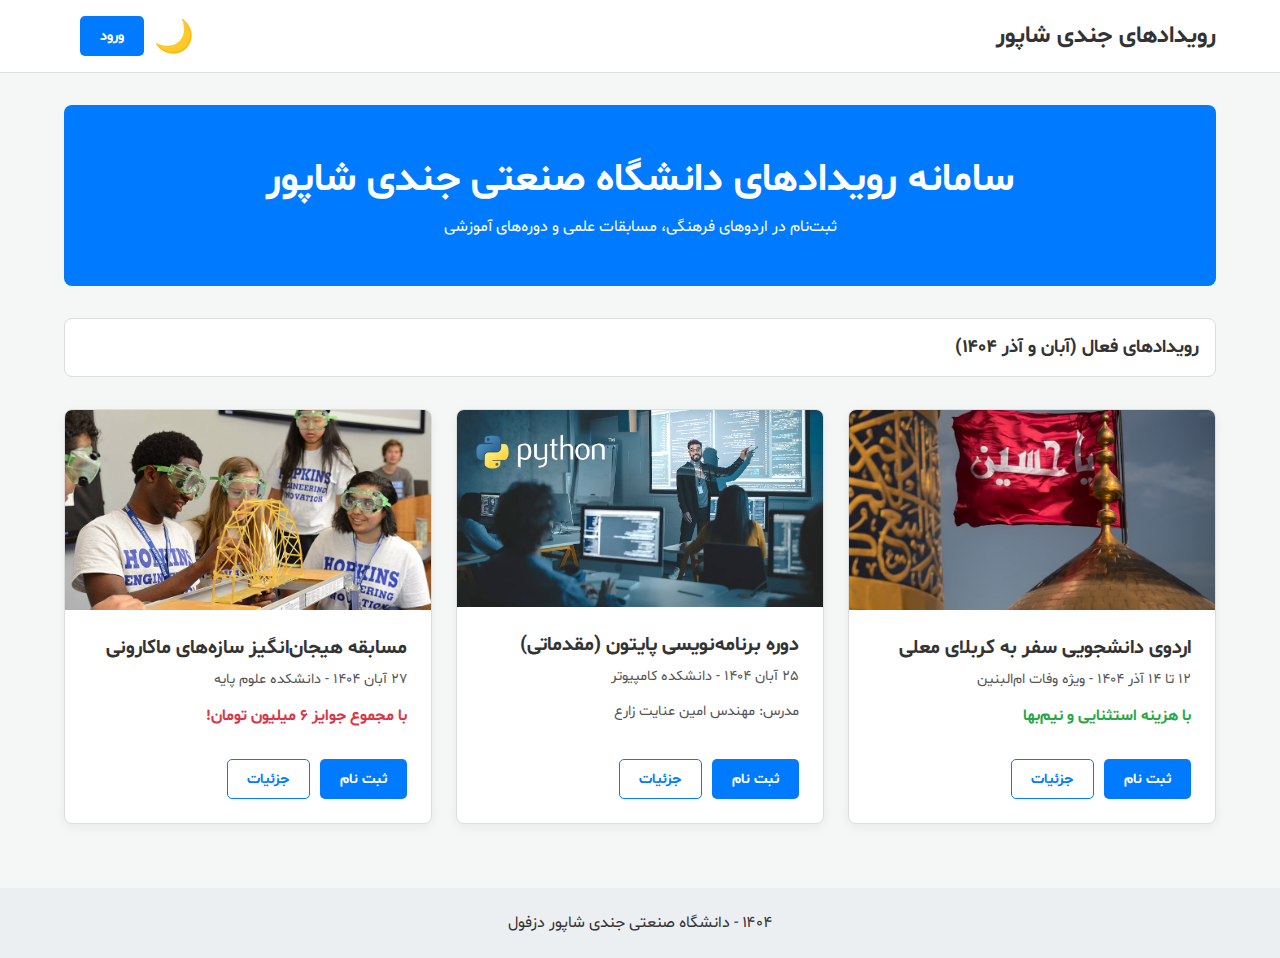
<file: index.html>
<!DOCTYPE html>
<html lang="fa" dir="rtl">
  <head>
    <meta charset="UTF-8" />
    <meta name="viewport" content="width=device-width, initial-scale=1.0" />
    <title>سامانه رویدادهای دانشگاه صنعتی جندی شاپور</title>
    <link rel="stylesheet" href="CSS/style.css" />
    <link rel="stylesheet" href="CSS/home.css" />
  </head>
  <body>
    <header>
      <div class="container">
        <a href="index.html" class="logo">رویدادهای جندی شاپور</a>
        <nav style="display: flex; align-items: center; gap: 5px">
          <button id="theme-toggle">🌙</button>

          <a href="Pages/login.html" class="login-btn">ورود</a>
        </nav>
      </div>
    </header>

    <main class="container">
      <section class="hero">
        <h1>سامانه رویدادهای دانشگاه صنعتی جندی شاپور</h1>
        <p>ثبت‌نام در اردوهای فرهنگی، مسابقات علمی و دوره‌های آموزشی</p>
      </section>

      <section class="event-filters">
        <h3>رویدادهای فعال (آبان و آذر ۱۴۰۴)</h3>
      </section>

      <section class="event-grid">
        <article class="event-card">
          <img src="assets/images/karbala.jpg" alt="اردوی کربلا" />
          <div class="event-card-content">
            <h3>اردوی دانشجویی سفر به کربلای معلی</h3>
            <p class="event-meta">۱۲ تا ۱۴ آذر ۱۴۰۴ - ویژه وفات ام‌البنین</p>
            <p class="event-offer">با هزینه استثنایی و نیم‌بها</p>
            <div class="card-actions">
              <a href="Pages/login.html" class="btn btn-primary">ثبت نام</a>
              <a href="Pages/karbala-event.html" class="btn btn-secondary"
                >جزئیات</a
              >
            </div>
          </div>
        </article>

        <article class="event-card">
          <img src="assets/images/python.jpg" alt="دوره پایتون" />
          <div class="event-card-content">
            <h3>دوره برنامه‌نویسی پایتون (مقدماتی)</h3>
            <p class="event-meta">۲۵ آبان ۱۴۰۴ - دانشکده کامپیوتر</p>
            <p class="event-meta">مدرس: مهندس امین عنایت زارع</p>
            <div class="card-actions">
              <a href="Pages/login.html" class="btn btn-primary">ثبت نام</a>
              <a href="Pages/python-event.html" class="btn btn-secondary"
                >جزئیات</a
              >
            </div>
          </div>
        </article>

        <article class="event-card">
          <img src="assets/images/bridge.jpg" alt="مسابقه سازه ماکارونی" />
          <div class="event-card-content">
            <h3>مسابقه هیجان‌انگیز سازه‌های ماکارونی</h3>
            <p class="event-meta">۲۷ آبان ۱۴۰۴ - دانشکده علوم پایه</p>
            <p class="event-prize">با مجموع جوایز ۶ میلیون تومان!</p>
            <div class="card-actions">
              <a href="Pages/login.html" class="btn btn-primary">ثبت نام</a>
              <a href="" class="btn btn-secondary">جزئیات</a>
            </div>
          </div>
        </article>
      </section>
    </main>

    <footer>
      <div class="container">
        <p>۱۴۰۴ - دانشگاه صنعتی جندی شاپور دزفول</p>
      </div>
    </footer>
    <script src="JS/script.js"></script>
  </body>
</html>
</file>
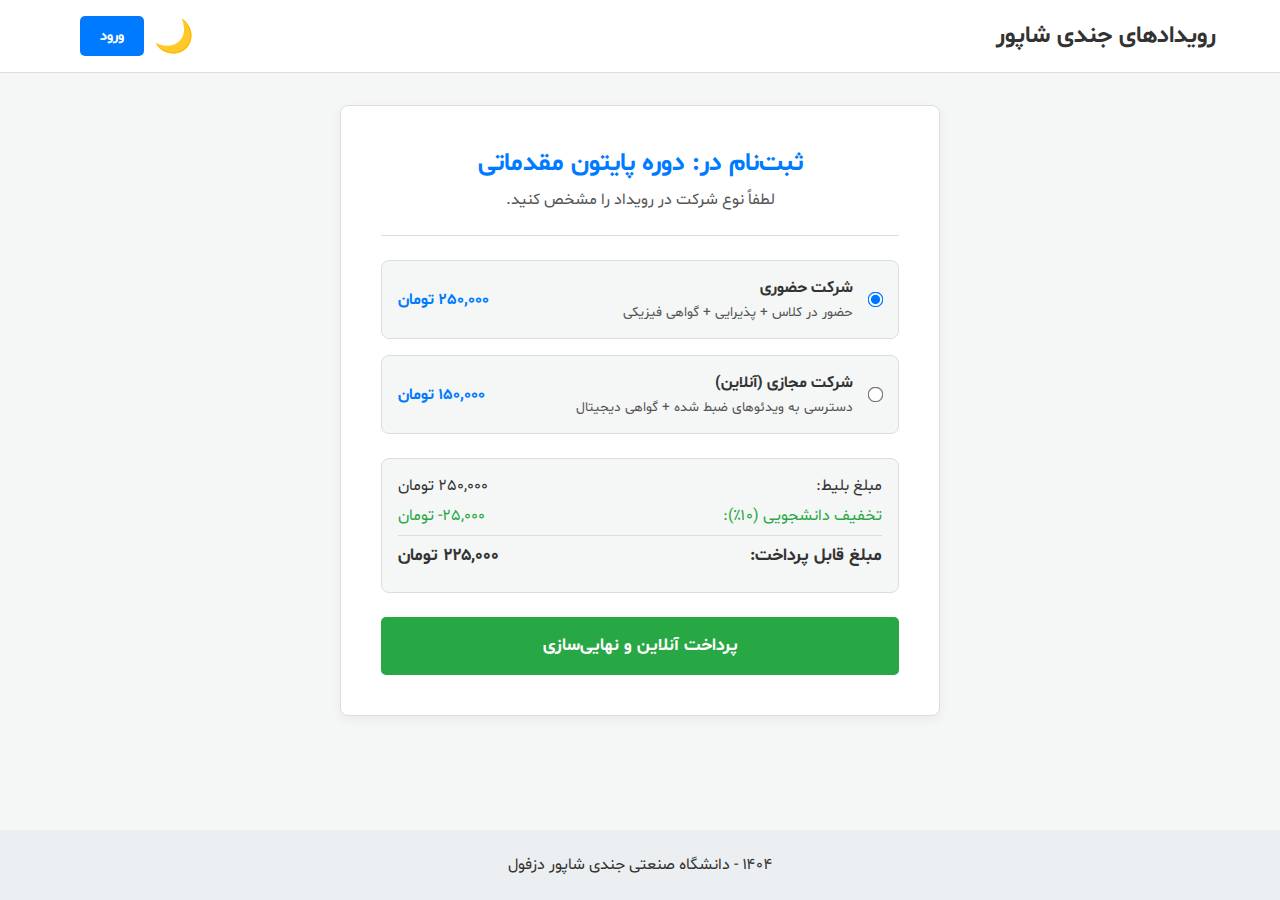
<file: Pages/event-register.html>
<!DOCTYPE html>
<html lang="fa" dir="rtl">
  <head>
    <meta charset="UTF-8" />
    <meta name="viewport" content="width=device-width, initial-scale=1.0" />
    <title>تکمیل ثبت‌نام - دانشگاه جندی شاپور</title>
    <link rel="stylesheet" href="../CSS/style.css" />
    <link rel="stylesheet" href="../CSS/forms.css" />
  </head>
  <body>
    <header>
      <div class="container">
        <a href="../index.html" class="logo">رویدادهای جندی شاپور</a>
        <nav style="display: flex; align-items: center; gap: 5px">
          <button id="theme-toggle">🌙</button>

          <a href="login.html" class="login-btn">ورود</a>
        </nav>
      </div>
    </header>

    <main class="container">
      <div class="form-container" style="max-width: 600px">
        <div class="form-header">
          <h2>ثبت‌نام در: دوره پایتون مقدماتی</h2>
          <p>لطفاً نوع شرکت در رویداد را مشخص کنید.</p>
        </div>

        <form action="index.html" method="get">
          <div class="ticket-selector">
            <label class="radio-box">
              <input
                type="radio"
                name="ticket-type"
                value="in-person"
                checked
              />
              <div>
                <strong>شرکت حضوری</strong>
                <p>حضور در کلاس + پذیرایی + گواهی فیزیکی</p>
              </div>
              <span class="price">۲۵۰,۰۰۰ تومان</span>
            </label>

            <label class="radio-box">
              <input type="radio" name="ticket-type" value="virtual" />
              <div>
                <strong>شرکت مجازی (آنلاین)</strong>
                <p>دسترسی به ویدئوهای ضبط شده + گواهی دیجیتال</p>
              </div>
              <span class="price">۱۵۰,۰۰۰ تومان</span>
            </label>
          </div>

          <div class="payment-summary">
            <div class="summary-row">
              <span>مبلغ بلیط:</span>
              <span>۲۵۰,۰۰۰ تومان</span>
            </div>
            <div class="summary-row discount-text">
              <span>تخفیف دانشجویی (۱۰٪):</span>
              <span>۲۵,۰۰۰- تومان</span>
            </div>
            <div class="summary-row total-row">
              <span>مبلغ قابل پرداخت:</span>
              <span>۲۲۵,۰۰۰ تومان</span>
            </div>
          </div>

          <button type="submit" class="btn-submit btn-success">
            پرداخت آنلاین و نهایی‌سازی
          </button>
        </form>
      </div>
    </main>

    <footer>
      <div class="container">
        <p>۱۴۰۴ - دانشگاه صنعتی جندی شاپور دزفول</p>
      </div>
    </footer>
    <script src="../JS/script.js"></script>
  </body>
</html>
</file>
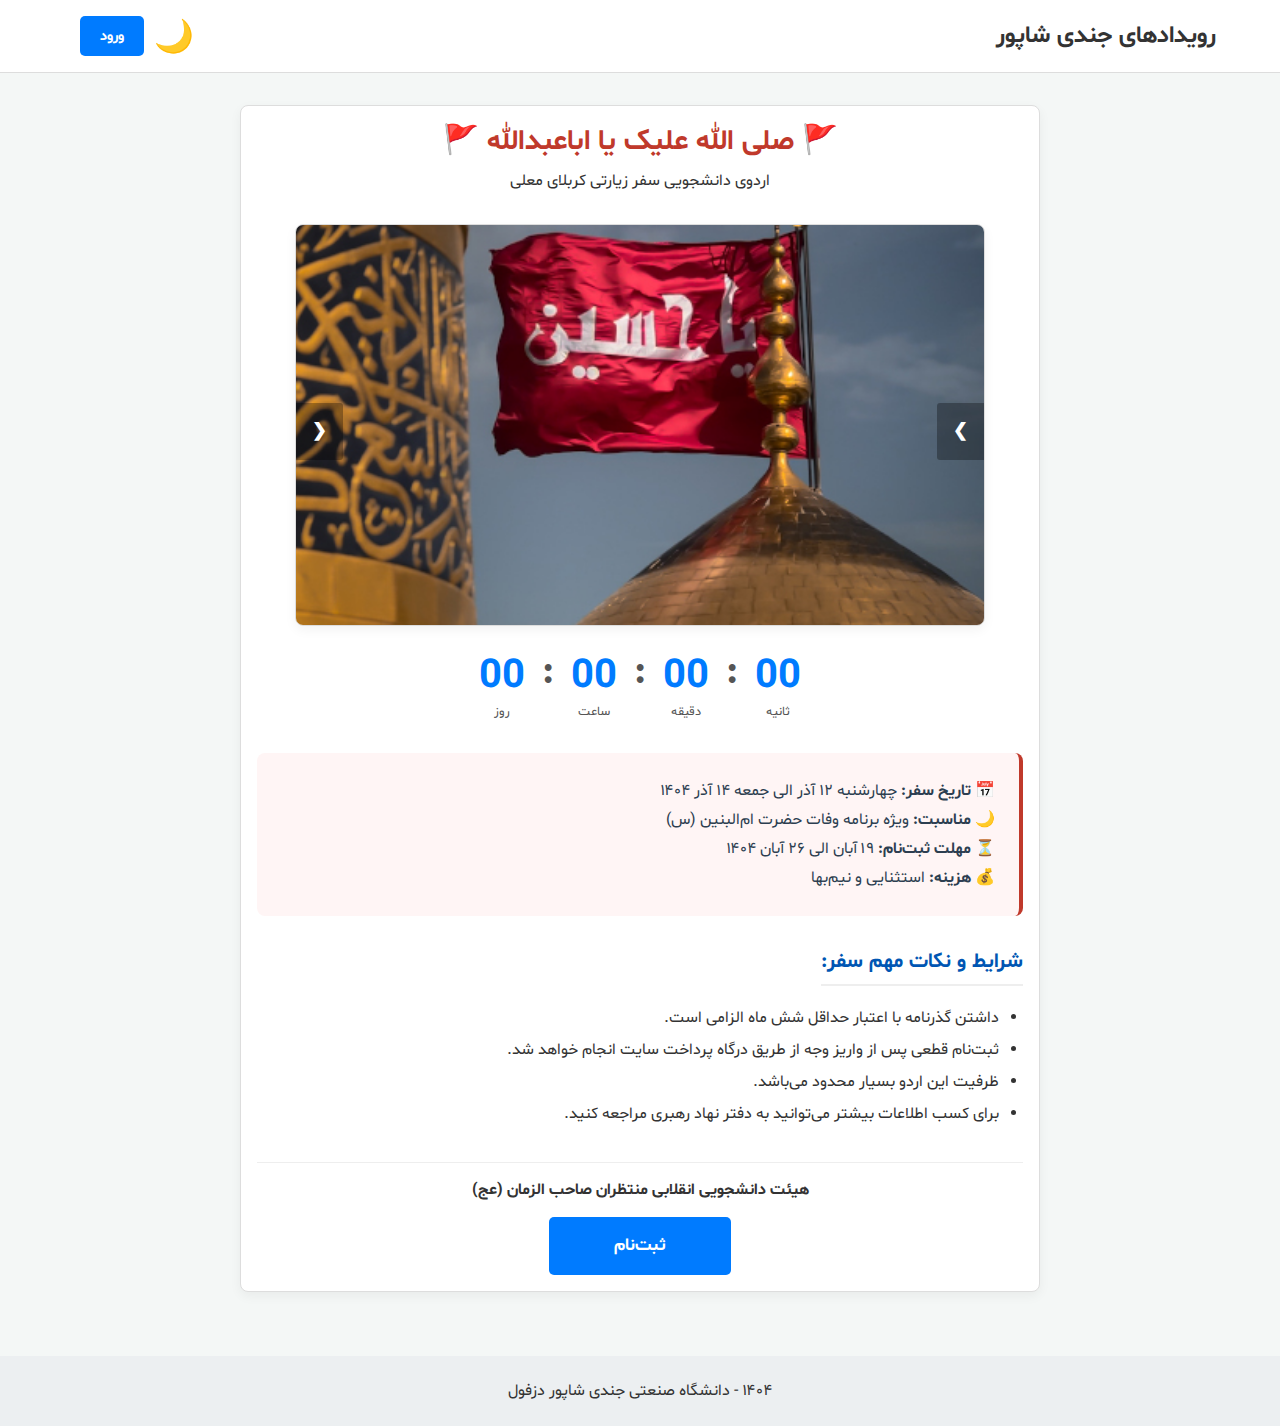
<file: Pages/karbala-event.html>
<!DOCTYPE html>
<html lang="fa" dir="rtl">
  <head>
    <meta charset="UTF-8" />
    <meta name="viewport" content="width=device-width, initial-scale=1.0" />
    <title>جزئیات سفر کربلا - دانشگاه جندی شاپور</title>
    <link rel="stylesheet" href="../CSS/style.css" />
    <link rel="stylesheet" href="../CSS/details.css" />
  </head>
  <body>
    <header>
      <div class="container">
        <a href="../index.html" class="logo">رویدادهای جندی شاپور</a>
        <nav style="display: flex; align-items: center; gap: 5px">
          <button id="theme-toggle">🌙</button>

          <a href="login.html" class="login-btn">ورود</a>
        </nav>
      </div>
    </header>

    <main class="container">
      <article class="details-card">
        <div class="details-header">
          <h2 class="title-red">🚩 صلی الله علیک یا اباعبدالله 🚩</h2>
          <p>اردوی دانشجویی سفر زیارتی کربلای معلی</p>
        </div>

        <div class="slider-container event-banner-slider">
          <div class="mySlides fade" style="display: block">
            <img src="../assets/images/karbala.jpg" alt="عکس ۱" />
          </div>

          <div class="mySlides fade">
            <img src="../assets/images/karbala-2.jpg" alt="عکس ۲" />
          </div>

          <a class="prev" onclick="plusSlides(-1)">&#10094;</a>
          <a class="next" onclick="plusSlides(1)">&#10095;</a>
        </div>

        <div
          class="minimal-timer"
          id="event-timer"
          data-date="Nov 16, 2026 16:00:00"
        >
          <div class="timer-part">
            <span class="count-num" id="days">00</span>
            <small>روز</small>
          </div>
          <span class="colon">:</span>
          <div class="timer-part">
            <span class="count-num" id="hours">00</span>
            <small>ساعت</small>
          </div>
          <span class="colon">:</span>
          <div class="timer-part">
            <span class="count-num" id="minutes">00</span>
            <small>دقیقه</small>
          </div>
          <span class="colon">:</span>
          <div class="timer-part">
            <span class="count-num" id="seconds">00</span>
            <small>ثانیه</small>
          </div>
        </div>

        <p id="timer-message" style="display: none">
          مهلت ثبت‌نام به پایان رسید!
        </p>

        <div class="info-box info-red">
          <p>
            <strong>📅 تاریخ سفر:</strong> چهارشنبه ۱۲ آذر الی جمعه ۱۴ آذر ۱۴۰۴
          </p>
          <p><strong>🌙 مناسبت:</strong> ویژه برنامه وفات حضرت ام‌البنین (س)</p>
          <p><strong>⏳ مهلت ثبت‌نام:</strong> ۱۹ آبان الی ۲۶ آبان ۱۴۰۴</p>
          <p><strong>💰 هزینه:</strong> استثنایی و نیم‌بها</p>
        </div>

        <h3 class="section-title">شرایط و نکات مهم سفر:</h3>
        <ul class="details-list">
          <li>داشتن گذرنامه با اعتبار حداقل شش ماه الزامی است.</li>
          <li>
            ثبت‌نام قطعی پس از واریز وجه از طریق درگاه پرداخت سایت انجام خواهد
            شد.
          </li>
          <li>ظرفیت این اردو بسیار محدود می‌باشد.</li>
          <li>
            برای کسب اطلاعات بیشتر می‌توانید به دفتر نهاد رهبری مراجعه کنید.
          </li>
        </ul>

        <div class="action-area">
          <span class="organizer-name"
            >هیئت دانشجویی انقلابی منتظران صاحب الزمان (عج)</span
          >
          <a href="login.html" class="btn-submit action-btn">ثبت‌نام</a>
        </div>
      </article>
    </main>

    <footer>
      <div class="container">
        <p>۱۴۰۴ - دانشگاه صنعتی جندی شاپور دزفول</p>
      </div>
    </footer>
    <script src="../JS/script.js"></script>
  </body>
</html>
</file>
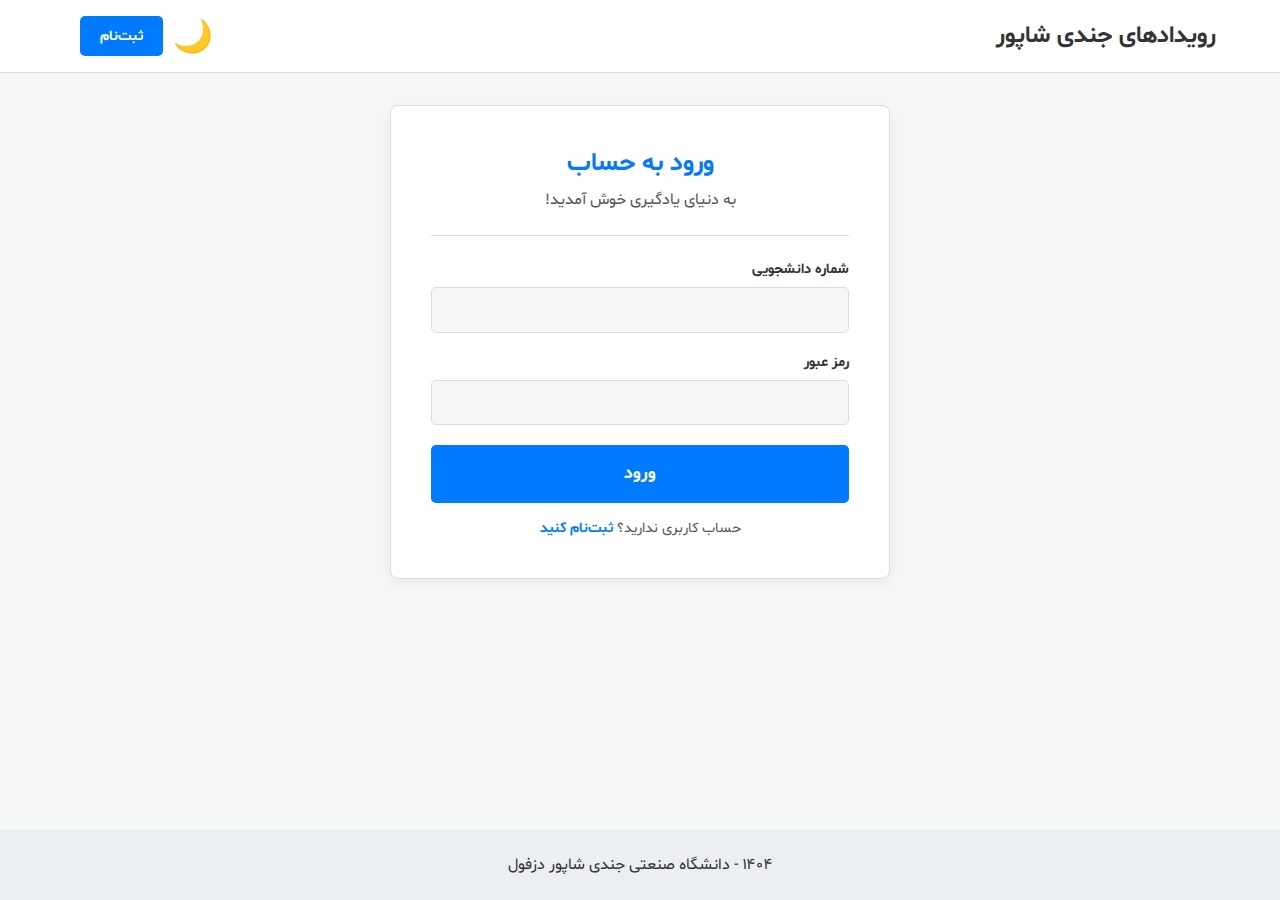
<file: Pages/login.html>
<!DOCTYPE html>
<html lang="fa" dir="rtl">
  <head>
    <meta charset="UTF-8" />
    <meta name="viewport" content="width=device-width, initial-scale=1.0" />
    <title>ورود به سامانه - دانشگاه جندی شاپور</title>
    <link rel="stylesheet" href="../CSS/style.css" />
    <link rel="stylesheet" href="../CSS/forms.css" />
  </head>
  <body>
    <header>
      <div class="container">
        <a href="../index.html" class="logo">رویدادهای جندی شاپور</a>
        <nav style="display: flex; align-items: center; gap: 5px">
          <button id="theme-toggle">🌙</button>

          <a href="signup.html" class="login-btn">ثبت‌نام</a>
        </nav>
      </div>
    </header>

    <main class="container">
      <div class="form-container">
        <div class="form-header">
          <h2>ورود به حساب</h2>
          <p>به دنیای یادگیری خوش آمدید!</p>
        </div>

        <form action="index.html" method="get">
          <div class="form-group">
            <label for="username">شماره دانشجویی</label>
            <input type="text" id="username" name="username" required />
          </div>

          <div class="form-group">
            <label for="password">رمز عبور</label>
            <input type="password" id="password" name="password" required />
          </div>

          <button type="submit" class="btn-submit">ورود</button>

          <div class="form-footer">
            <p>
              حساب کاربری ندارید؟
              <a href="signup.html" class="form-link">ثبت‌نام کنید</a>
            </p>
          </div>
        </form>
      </div>
    </main>

    <footer>
      <div class="container">
        <p>۱۴۰۴ - دانشگاه صنعتی جندی شاپور دزفول</p>
      </div>
    </footer>
    <script src="../JS/script.js"></script>
  </body>
</html>
</file>
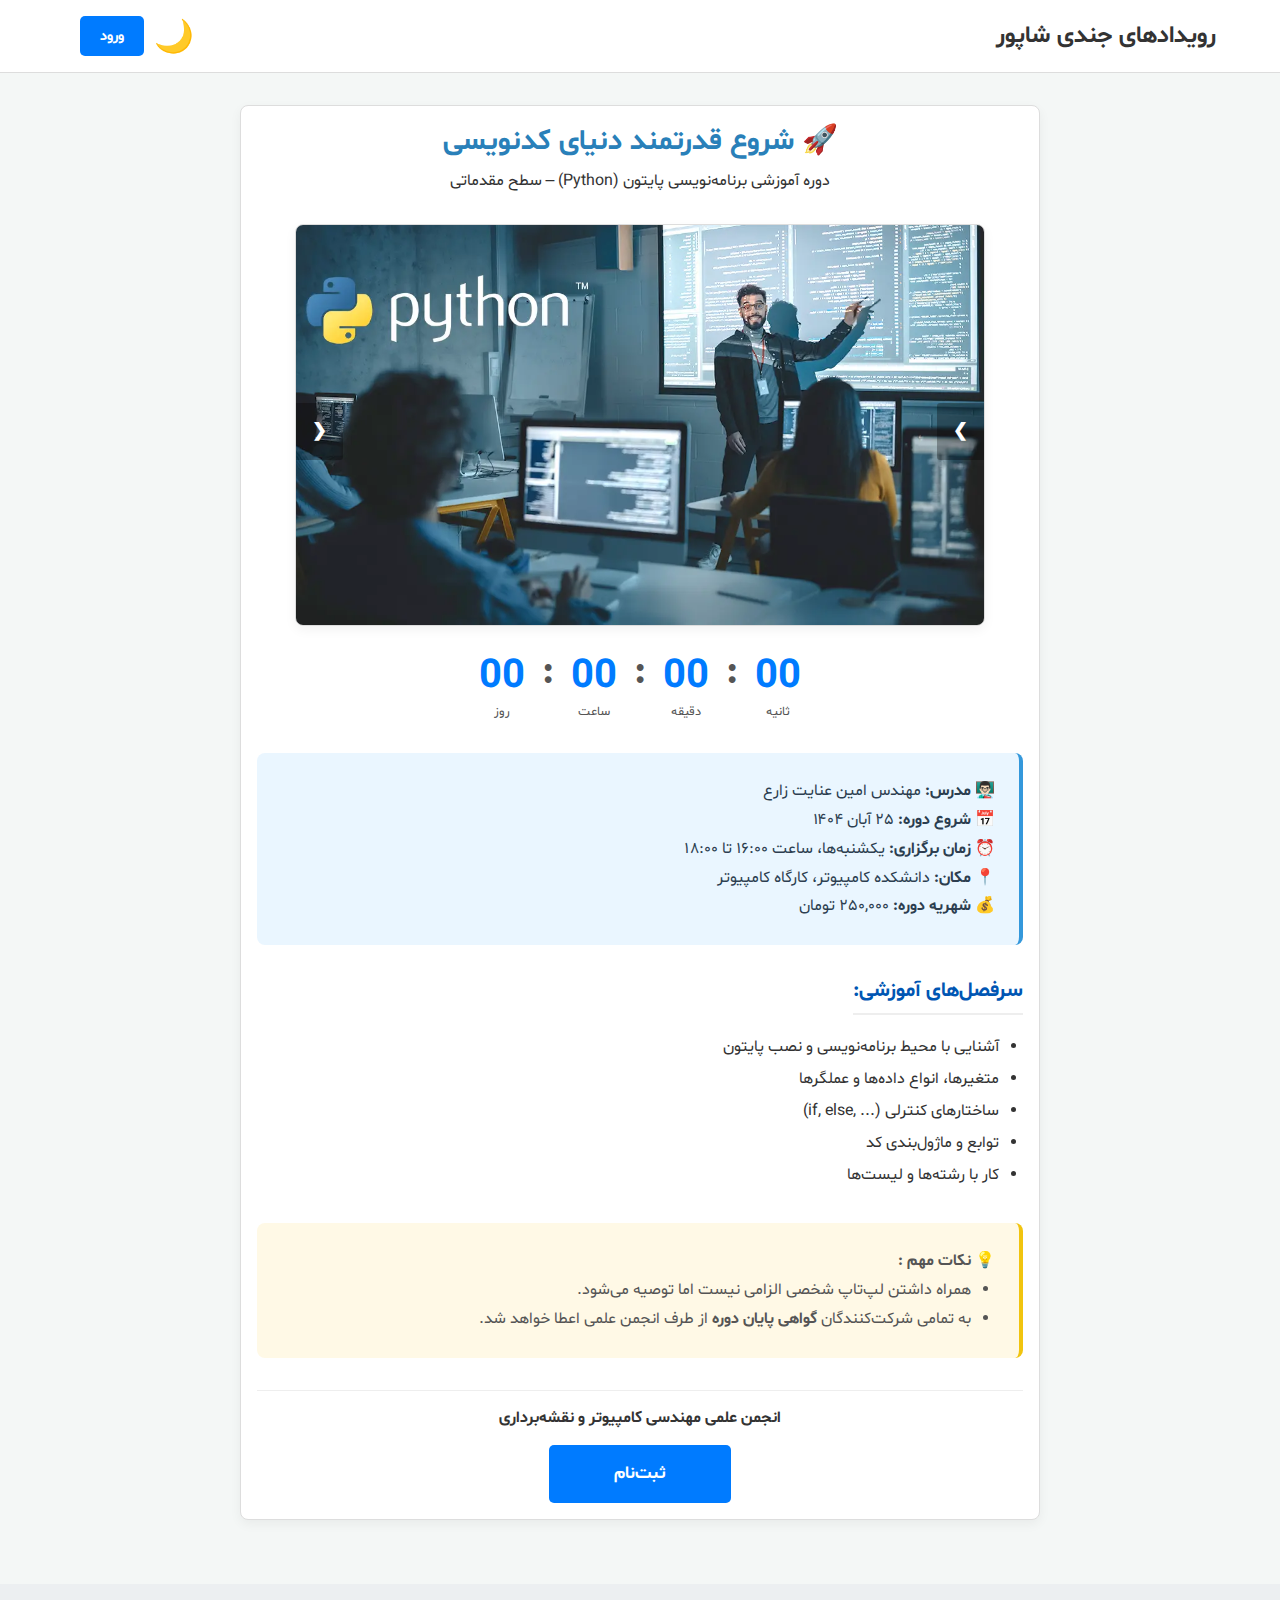
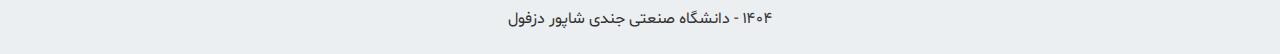
<file: Pages/python-event.html>
<!DOCTYPE html>
<html lang="fa" dir="rtl">
  <head>
    <meta charset="UTF-8" />
    <meta name="viewport" content="width=device-width, initial-scale=1.0" />
    <title>دوره پایتون مقدماتی - دانشگاه جندی شاپور</title>
    <link rel="stylesheet" href="../CSS/style.css" />
    <link rel="stylesheet" href="../CSS/details.css" />
  </head>
  <body>
    <header>
      <div class="container">
        <a href="../index.html" class="logo">رویدادهای جندی شاپور</a>
        <nav style="display: flex; align-items: center; gap: 5px">
          <button id="theme-toggle">🌙</button>

          <a href="login.html" class="login-btn">ورود</a>
        </nav>
      </div>
    </header>

    <main class="container">
      <article class="details-card">
        <div class="details-header">
          <h2 class="title-blue">🚀 شروع قدرتمند دنیای کدنویسی</h2>
          <p>دوره آموزشی برنامه‌نویسی پایتون (Python) – سطح مقدماتی</p>
        </div>

        <div class="slider-container event-banner-slider">
          <div class="mySlides fade" style="display: block">
            <img src="../assets/images/python.jpg" alt="عکس ۱" />
          </div>

          <div class="mySlides fade">
            <img src="../assets/images/python-2.jpg" alt="عکس ۲" />
          </div>

          <a class="prev" onclick="plusSlides(-1)">&#10094;</a>
          <a class="next" onclick="plusSlides(1)">&#10095;</a>
        </div>

        <div
          class="minimal-timer"
          id="event-timer"
          data-date="Nov 16, 2025 16:00:00"
        >
          <div class="timer-part">
            <span class="count-num" id="days">00</span>
            <small>روز</small>
          </div>
          <span class="colon">:</span>
          <div class="timer-part">
            <span class="count-num" id="hours">00</span>
            <small>ساعت</small>
          </div>
          <span class="colon">:</span>
          <div class="timer-part">
            <span class="count-num" id="minutes">00</span>
            <small>دقیقه</small>
          </div>
          <span class="colon">:</span>
          <div class="timer-part">
            <span class="count-num" id="seconds">00</span>
            <small>ثانیه</small>
          </div>
        </div>

        <p id="timer-message" style="display: none">
          مهلت ثبت‌نام به پایان رسید!
        </p>

        <div class="info-box info-blue">
          <p><strong>👨🏻‍🏫 مدرس:</strong> مهندس امین عنایت زارع</p>
          <p><strong>📅 شروع دوره:</strong> ۲۵ آبان ۱۴۰۴</p>
          <p>
            <strong>⏰ زمان برگزاری:</strong> یکشنبه‌ها، ساعت ۱۶:۰۰ تا ۱۸:۰۰
          </p>
          <p><strong>📍 مکان:</strong> دانشکده کامپیوتر، کارگاه کامپیوتر</p>
          <p><strong>💰 شهریه دوره:</strong> ۲۵۰,۰۰۰ تومان</p>
        </div>

        <h3 class="section-title">سرفصل‌های آموزشی:</h3>
        <ul class="details-list">
          <li>آشنایی با محیط برنامه‌نویسی و نصب پایتون</li>
          <li>متغیرها، انواع داده‌ها و عملگرها</li>
          <li>ساختارهای کنترلی (... ,if, else)</li>
          <li>توابع و ماژول‌بندی کد</li>
          <li>کار با رشته‌ها و لیست‌ها</li>
        </ul>

        <div class="info-box info-yellow">
          <strong>💡 نکات مهم :</strong>
          <ul style="margin-right: 1.5rem">
            <li>همراه داشتن لپ‌تاپ شخصی الزامی نیست اما توصیه می‌شود.</li>
            <li>
              به تمامی شرکت‌کنندگان <strong>گواهی پایان دوره</strong> از طرف
              انجمن علمی اعطا خواهد شد.
            </li>
          </ul>
        </div>

        <div class="action-area">
          <span class="organizer-name"
            >انجمن علمی مهندسی کامپیوتر و نقشه‌برداری</span
          >
          <a href="login.html" class="btn-submit action-btn">ثبت‌نام</a>
        </div>
      </article>
    </main>

    <footer>
      <div class="container">
        <p>۱۴۰۴ - دانشگاه صنعتی جندی شاپور دزفول</p>
      </div>
    </footer>
    <script src="../JS/script.js"></script>
  </body>
</html>
</file>
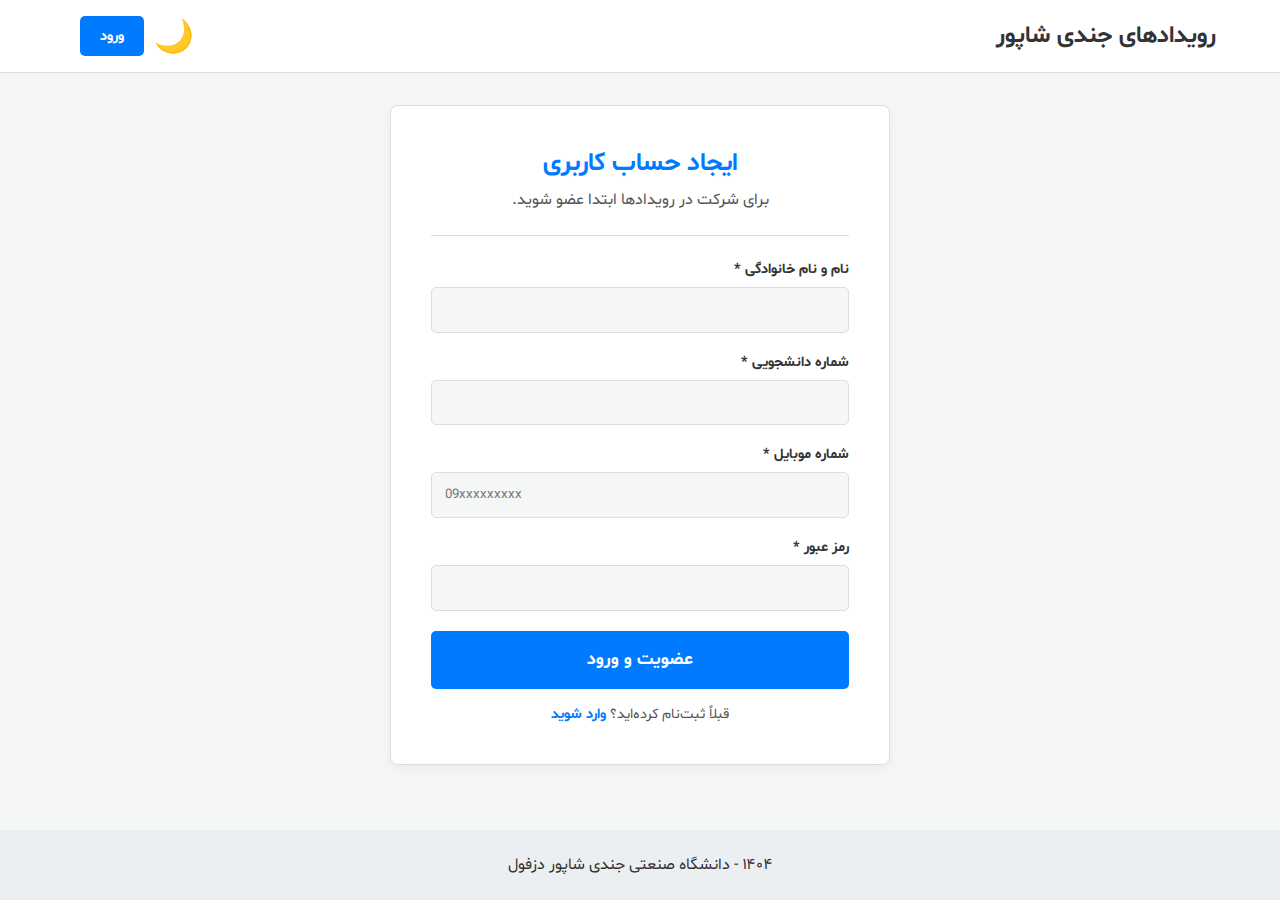
<file: Pages/signup.html>
<!DOCTYPE html>
<html lang="fa" dir="rtl">
  <head>
    <meta charset="UTF-8" />
    <meta name="viewport" content="width=device-width, initial-scale=1.0" />
    <title>عضویت در سامانه - دانشگاه جندی شاپور</title>
    <link rel="stylesheet" href="../CSS/style.css" />
    <link rel="stylesheet" href="../CSS/forms.css" />
  </head>
  <body>
    <header>
      <div class="container">
        <a href="../index.html" class="logo">رویدادهای جندی شاپور</a>
        <nav style="display: flex; align-items: center; gap: 5px">
          <button id="theme-toggle">🌙</button>

          <a href="login.html" class="login-btn">ورود</a>
        </nav>
      </div>
    </header>

    <main class="container">
      <div class="form-container">
        <div class="form-header">
          <h2>ایجاد حساب کاربری</h2>
          <p>برای شرکت در رویدادها ابتدا عضو شوید.</p>
        </div>

        <form action="index.html" method="get">
          <div class="form-group">
            <label for="full-name">نام و نام خانوادگی *</label>
            <input type="text" id="full-name" name="full-name" required />
          </div>

          <div class="form-group">
            <label for="student-id">شماره دانشجویی *</label>
            <input type="text" id="student-id" name="student_id" required />
          </div>

          <div class="form-group">
            <label for="phone">شماره موبایل *</label>
            <input
              type="tel"
              id="phone"
              name="phone"
              placeholder="09xxxxxxxxx"
              required
            />
          </div>

          <div class="form-group">
            <label for="password">رمز عبور *</label>
            <input type="password" id="password" name="password" required />
          </div>

          <button type="submit" class="btn-submit">عضویت و ورود</button>

          <div class="form-footer">
            <p>
              قبلاً ثبت‌نام کرده‌اید؟
              <a href="login.html" class="form-link">وارد شوید</a>
            </p>
          </div>
        </form>
      </div>
    </main>

    <footer>
      <div class="container">
        <p>۱۴۰۴ - دانشگاه صنعتی جندی شاپور دزفول</p>
      </div>
    </footer>
    <script src="../JS/script.js"></script>
  </body>
</html>
</file>
<file: CSS/style.css>
:root {
  --primary-color: #007bff;
  --primary-hover: #0056b3;
  --success-color: #28a745;

  --bg-color: #f4f7f6;
  --card-bg: #ffffff;
  --text-color: #333333;
  --text-muted: #555555;
  --border-color: #dddddd;

  --header-bg: #ffffff;
  --footer-bg: #eceff1;  
  --footer-text: #333333;

  --hero-bg: #007bff;
  --hero-text: #ffffff;

  --shadow: 0 4px 12px rgba(0, 0, 0, 0.05);
  --radius: 8px;
}

body.dark-theme {
 --primary-color: #3399ff;
  --primary-hover: #1a73e8;
  --success-color: #3fcf6e;

  --bg-color: #0f1115;
  --card-bg: #181b20;
  --text-color: #e5e7eb;
  --text-muted: #9ca3af;
  --border-color: #2a2d33;

  --header-bg: #181b20;
  --footer-bg: #16181c;
  --footer-text: #e5e7eb;

  --hero-bg: #1a73e8;
  --hero-text: #f0f4ff;

  --shadow: 0 4px 12px rgba(0, 0, 0, 0.3);
  --radius: 8px;
}

@font-face {
  font-family: "Shabnam";
  src: url("../assets/fonts/Shabnam.woff2") format("woff2");
  font-weight: normal;
}
@font-face {
  font-family: "Shabnam";
  src: url("../assets/fonts/Shabnam-Bold.woff2") format("woff2");
  font-weight: bold;
}

* {
  box-sizing: border-box;
  margin: 0;
  padding: 0;
}

body {
  font-family: "Shabnam", sans-serif;
  direction: rtl;
  background-color: var(--bg-color);
  color: var(--text-color);
  display: flex;
  flex-direction: column;
  min-height: 100vh;
  transition: background-color 0.3s, color 0.3s;
}

a {
  text-decoration: none;
}

body.dark-theme h1,
body.dark-theme h2,
body.dark-theme h3 {
  color: var(--text-color);
}

.container {
  width: 90%;
  max-width: 1200px;
  margin: 0 auto;
}

main {
  padding: 2rem 0;
  flex: 1;
}

header {
  background-color: var(--header-bg);
  padding: 1rem 0;
  border-bottom: 1px solid var(--border-color);
  transition: background-color 0.3s;
}

header .container {
  display: flex;
  justify-content: space-between;
  align-items: center;
}

header .logo {
  font-size: 1.5rem;
  font-weight: bold;
  color: var(--text-color);
}

header nav {
  display: flex;
  align-items: center;
}

header nav a {
  margin-left: 1rem;
  color: var(--text-muted);
  transition: color 0.3s;
}
header nav a:hover {
  color: var(--primary-color);
}

footer {
  text-align: center;
  padding: 1.5rem;
  margin-top: 2rem;
  background-color: var(--footer-bg);
  color: var(--footer-text);
  transition: background-color 0.3s;
}

.btn,
.btn-submit,
.login-btn {
  display: inline-block;
  padding: 0.6rem 1.2rem;
  border-radius: 5px;
  font-weight: bold;
  cursor: pointer;
  border: 1px solid transparent;
  transition: all 0.3s;
  text-align: center;
  font-size: 0.9rem;
  font-family: inherit;
}

.btn-primary,
.login-btn,
.btn-submit {
  background-color: var(--primary-color);
  color: #fff !important;
}

.btn-primary:hover,
.login-btn:hover,
.btn-submit:hover {
  background-color: var(--primary-hover);
}

.btn-secondary {
  background-color: transparent;
  color: var(--primary-color);
  border-color: var(--primary-color);
}

.btn-secondary:hover {
  background-color: var(--primary-color);
  color: #fff;
}

.btn-submit {
  width: 100%;
  padding: 1rem;
  font-size: 1.1rem;
}

body.dark-theme .btn-secondary {
  color: #ffffff !important;
  border-color: #ffffff !important;
}

body.dark-theme .btn-secondary:hover {
  background-color: #ffffff !important;
  color: #000000 !important;
}

.form-link {
  font-weight: bold;
  color: #007bff;
  transition: color 0.3s;
}

body.dark-theme .form-link {
  color: #69c0ff;
}

.form-link:hover {
  text-decoration: underline;
}
body.dark-theme .form-link:hover {
  color: #ffffff;
}

#theme-toggle {
  background-color: transparent !important;
  border: none !important;
  box-shadow: none !important;

  font-size: 2rem;
  line-height: 1;
  padding: 0 5px;
  cursor: pointer;

  display: flex;
  align-items: center;
  justify-content: center;
  transition: transform 0.2s cubic-bezier(0.175, 0.885, 0.32, 1.275);
}

#theme-toggle:hover {
  transform: scale(1.2);
  background-color: transparent !important;
}

body.dark-theme #theme-toggle {
  color: inherit !important;
}

.event-card,
.form-container,
.details-card {
  background-color: var(--card-bg);
  border: 1px solid var(--border-color);
}

@media (max-width: 768px) {
  header .container {
    flex-direction: row;
    justify-content: space-between;
    align-items: center;
    gap: 10px;
    padding-left: 15px;
    padding-right: 15px;
  }

  header .logo {
    font-size: 1.25rem;
  }

  header nav {
    width: auto;
    gap: 12px;
    display: flex;
    align-items: center;
  }

  header nav .login-btn {
    padding: 0.5rem 1rem;
    font-size: 0.9rem;
    margin-left: 0;
  }

  #theme-toggle {
    font-size: 1.8rem;
    padding: 0 5px;
  }

  h1 {
    font-size: 1.5rem;
    line-height: 1.4;
  }
  h2 {
    font-size: 1.3rem;
    margin-bottom: 0.5rem;
  }
  h3 {
    font-size: 1.1rem;
  }

  .container {
    width: 100%;
    padding-left: 15px !important;
    padding-right: 15px !important;
  }

  footer {
    padding: 1.5rem 1rem;
    margin-top: 2rem;
    font-size: 0.8rem;
    border-top: 1px solid rgba(0, 0, 0, 0.1);
  }
}
</file>
<file: CSS/home.css>
.hero {
  background-color: var(--hero-bg);
  color: var(--hero-text);
  padding: 3rem 1rem;
  text-align: center;
  border-radius: var(--radius);
  margin-bottom: 2rem;
  transition: background-color 0.3s ease;
}

.hero h1 {
  font-size: 2.5rem;
  margin-bottom: 0.5rem;
  color: inherit;
}

.event-filters {
  background-color: var(--card-bg);
  padding: 1rem;
  border-radius: var(--radius);
  margin-bottom: 2rem;
  border: 1px solid var(--border-color);
}

.event-grid {
  display: flex;
  flex-wrap: wrap;
  gap: 1.5rem;
}

.event-card {
  background-color: var(--card-bg);
  border-radius: var(--radius);
  box-shadow: var(--shadow);
  border: 1px solid var(--border-color);
  overflow: hidden;
  flex-basis: calc(33.333% - 1rem);
  display: flex;
  flex-direction: column;
  transition: transform 0.2s, background-color 0.3s;
}

.event-card:hover {
  transform: translateY(-5px);
}

.event-card img {
  width: 100%;
  height: 200px;
  object-fit: cover;
}

.event-card-content {
  padding: 1.5rem;
  display: flex;
  flex-direction: column;
  height: 100%;
}

.event-card-content h3 {
  margin-bottom: 0.5rem;
  font-size: 1.25rem;
  color: var(--text-color);
}

.event-card-content .event-meta {
  font-size: 0.9rem;
  color: var(--text-muted);
  margin-bottom: 1rem;
}

.event-offer {
  color: #28a745;
  font-weight: bold;
  margin-bottom: 1rem;
}

.event-prize {
  color: #dc3545;
  font-weight: bold;
  margin-bottom: 1rem;
}

.card-actions {
  margin-top: auto;
  display: flex;
  gap: 10px;
  padding-top: 1rem;
}

.card-actions .btn {
  width: auto;
  margin: 0;
}

@media (max-width: 992px) {
  .event-card {
    flex-basis: calc(50% - 0.75rem);
  }
}

@media (max-width: 768px) {
  .hero {
    padding: 1.5rem 1rem;
    margin-bottom: 1.5rem;
  }

  .hero h1 {
    font-size: 1.4rem;
    line-height: 1.5;
  }

  .event-card {
    flex-basis: 100%;
    margin-bottom: 1.5rem;
  }
}
</file>
<file: CSS/forms.css>
.form-container {
  max-width: 500px;
  margin: 0 auto;

  background-color: var(--card-bg);
  border: 1px solid var(--border-color);

  padding: 2.5rem;
  border-radius: var(--radius);
  box-shadow: var(--shadow);
}

.form-header {
  border-bottom: 1px solid var(--border-color);
  padding-bottom: 1.5rem;
  margin-bottom: 1.5rem;
  text-align: center;
}

.form-header h2 {
  font-size: 1.6rem;
  margin-bottom: 0.5rem;
  color: var(--primary-color);
}

.form-header p {
  color: var(--text-muted);
}

.form-group {
  margin-bottom: 1.25rem;
}
.form-group label {
  display: block;
  font-weight: bold;
  margin-bottom: 0.5rem;
  font-size: 0.9rem;
  color: var(--text-color);
}

.form-group input {
  width: 100%;
  padding: 0.8rem;
  border: 1px solid var(--border-color);
  border-radius: 5px;
  font-family: "Shabnam", sans-serif;
  outline: none;
  transition: border-color 0.3s;

  background-color: var(--bg-color);
  color: var(--text-color);
}

.form-group input:focus {
  border-color: var(--primary-color);
}

.form-footer {
  text-align: center;
  margin-top: 1rem;
  font-size: 0.9rem;
  color: var(--text-muted);
}

.ticket-selector {
  display: flex;
  flex-direction: column;
  gap: 1rem;
}

.radio-box {
  display: flex;
  align-items: center;
  border: 1px solid var(--border-color);
  padding: 1rem;
  border-radius: var(--radius);
  cursor: pointer;
  transition: all 0.2s;
  position: relative;
  background-color: var(--bg-color);
}

.radio-box:hover {
  border-color: var(--primary-color);
}

.radio-box input:checked + div {
  color: var(--primary-color);
}

.radio-box input {
  margin-left: 1rem;
  transform: scale(1.2);
}

.radio-box div strong {
  display: block;
  color: var(--text-color);
}
.radio-box div p {
  font-size: 0.85rem;
  color: var(--text-muted);
  margin-top: 4px;
}

.radio-box .price {
  margin-right: auto;
  font-weight: bold;
  color: var(--primary-color);
}

body.dark-theme .radio-box .price {
  color: #ffffff;
}

.payment-summary {
  background-color: var(--bg-color);
  padding: 1rem;
  border-radius: var(--radius);
  margin: 1.5rem 0;
  border: 1px solid var(--border-color);
}

.summary-row {
  display: flex;
  justify-content: space-between;
  margin-bottom: 0.5rem;
  color: var(--text-color);
}

.discount-text {
  color: var(--success-color);
}

.total-row {
  font-weight: bold;
  font-size: 1.1rem;
  border-top: 1px solid var(--border-color);
  padding-top: 0.5rem;
  margin-top: 0.5rem;
  color: var(--text-color);
}

.btn-success {
  background-color: var(--success-color);
  color: #fff;
}
.btn-success:hover {
  background-color: #218838;
}
</file>
<file: CSS/details.css>
.details-card {
  max-width: 800px;
  margin: 0 auto;
  background-color: var(--card-bg);
  padding: 1rem;
  border-radius: var(--radius);
  box-shadow: var(--shadow);
  border: 1px solid var(--border-color);
}

.details-header {
  text-align: center;
  margin-bottom: 2rem;
}

.details-header h2 {
  font-size: 1.8rem;
  margin-bottom: 0.5rem;
}

.title-blue {
  color: #2980b9;
}
.title-red {
  color: #c0392b;
}

.event-banner {
  width: 100%;
  max-height: 400px;
  object-fit: cover;
  border-radius: var(--radius);
  margin-bottom: 2rem;
}

.info-box {
  padding: 1.5rem;
  border-radius: var(--radius);
  margin-bottom: 2rem;
  line-height: 1.8;
  border-right: 4px solid;
}

.info-blue {
  background-color: #eaf6ff;
  border-color: #3498db;
  color: #2c3e50;
}
.info-red {
  background-color: #fff5f5;
  border-color: #c0392b;
  color: #2c3e50;
}
.info-yellow {
  background-color: #fff9e6;
  border-color: #f1c40f;
  color: #555;
}

.section-title {
  font-size: 1.3rem;
  margin-bottom: 1rem;
  color: var(--primary-hover);
  border-bottom: 2px solid #eee;
  padding-bottom: 0.5rem;
  display: inline-block;
}

.details-list {
  margin-right: 1.5rem;
  line-height: 2;
  margin-bottom: 2rem;
}

.action-area {
  text-align: center;
  margin-top: 2rem;
  padding-top: 1rem;
  border-top: 1px solid #eee;
}

.organizer-name {
  font-weight: bold;
  margin-bottom: 1rem;
  display: block;
}

.action-btn {
  width: auto;
  padding: 1rem 4rem;
}

.minimal-timer {
  display: flex;
  justify-content: center;
  align-items: flex-start;
  gap: 10px;
  direction: ltr;
  margin: 0 0 2rem 0;
}

.timer-part {
  text-align: center;
  width: 60px;
}

.timer-part .count-num {
  font-size: 2.5rem;
  font-weight: 800;
  color: var(--primary-color);
  line-height: 1;
  display: block;
}

.timer-part small {
  font-size: 0.8rem;
  color: var(--text-muted);
  margin-top: 5px;
  display: block;
}

.colon {
  font-size: 2.5rem;
  font-weight: bold;
  color: var(--text-muted);
  line-height: 0.9;
  margin-top: -2px;
}

#timer-message {
  text-align: center;
  color: #dc3545;
  font-weight: 800;
  font-size: 1.2rem;
  margin: 0 0 2rem 0;
  padding: 10px;
  border-radius: var(--radius);
  background-color: rgba(220, 53, 69, 0.1);
  border: 1px solid rgba(220, 53, 69, 0.2);
}

.slider-container.event-banner-slider {
  position: relative;
  width: 100%;
  max-width: 90%;
  margin: 0 auto 2rem auto;
  border-radius: var(--radius);
  overflow: hidden;
  box-shadow: var(--shadow);
  border: 1px solid var(--border-color);
}

.mySlides {
  display: none;
}

.event-banner-slider img {
  width: 100%;
  height: 400px;
  object-fit: cover;
  vertical-align: middle;
}

.prev,
.next {
  cursor: pointer;
  position: absolute;
  top: 50%;
  width: auto;
  padding: 16px;
  margin-top: -22px;
  color: white;
  font-weight: bold;
  font-size: 18px;
  transition: 0.3s ease;
  user-select: none;
  background-color: rgba(0, 0, 0, 0.3);
  border-radius: 3px;
}

.next {
  right: 0;
  border-radius: 3px 0 0 3px;
}
.prev {
  left: 0;
  border-radius: 0 3px 3px 0;
}
.prev:hover,
.next:hover {
  background-color: var(--primary-color);
}

.fade {
  animation: fadeAnim 1.5s;
}

@keyframes fadeAnim {
  from {
    opacity: 0.4;
  }
  to {
    opacity: 1;
  }
}

body.dark-theme .title-blue {
  color: #69c0ff;
}
body.dark-theme .title-red {
  color: #ff7875;
}

body.dark-theme .section-title,
body.dark-theme .action-area {
  border-color: var(--border-color);
}

body.dark-theme .info-blue {
  background-color: rgba(23, 125, 220, 0.15);
  border-color: #177ddc;
  color: #e6f7ff;
}
body.dark-theme .info-red {
  background-color: rgba(168, 7, 26, 0.15);
  border-color: #a8071a;
  color: #fff1f0;
}
body.dark-theme .info-yellow {
  background-color: rgba(212, 177, 6, 0.15);
  border-color: #d4b106;
  color: #ffffb8;
}

body.dark-theme .timer-part .count-num,
body.dark-theme .colon {
  color: #69c0ff;
}

body.dark-theme #timer-message {
  color: #ff6b6b;
  background-color: rgba(255, 107, 107, 0.1);
  border-color: rgba(255, 107, 107, 0.2);
}

@media (max-width: 768px) {
  .event-banner-slider img {
    height: 250px;
  }
  .slider-container.event-banner-slider {
    max-width: 100%;
  }
}

@media (max-width: 768px) {
  .details-header h2 {
    font-size: 1.1rem;
    line-height: 1.3;
    margin-bottom: 0.2rem;
    font-weight: 800;
  }

  .section-title,
  .info-box h3,
  .details-card h3 {
    font-size: 1rem !important;
    margin-bottom: 0.5rem;
    font-weight: bold;
  }

  .info-box,
  .details-list {
    font-size: 0.9rem;
    line-height: 1.6;
  }

  .slider-container.event-banner-slider {
    max-width: 100%;
  }
  .event-banner-slider img {
    height: 200px;
  }

  .timer-part .count-num {
    font-size: 1.4rem;
  }
  .colon {
    font-size: 1.4rem;
    margin-top: -2px;
  }
  .minimal-timer {
    gap: 3px;
  }

  .action-btn {
    width: 100%;
    padding: 0.7rem;
  }
  #timer-message {
    background-color: #fff5f5;
    border: 1px solid #ffc9c9;
    color: #c0392b;
    padding: 1rem;
    font-size: 1rem;
    border-radius: 8px;
    margin-bottom: 1.5rem;
  }
}
</file>
